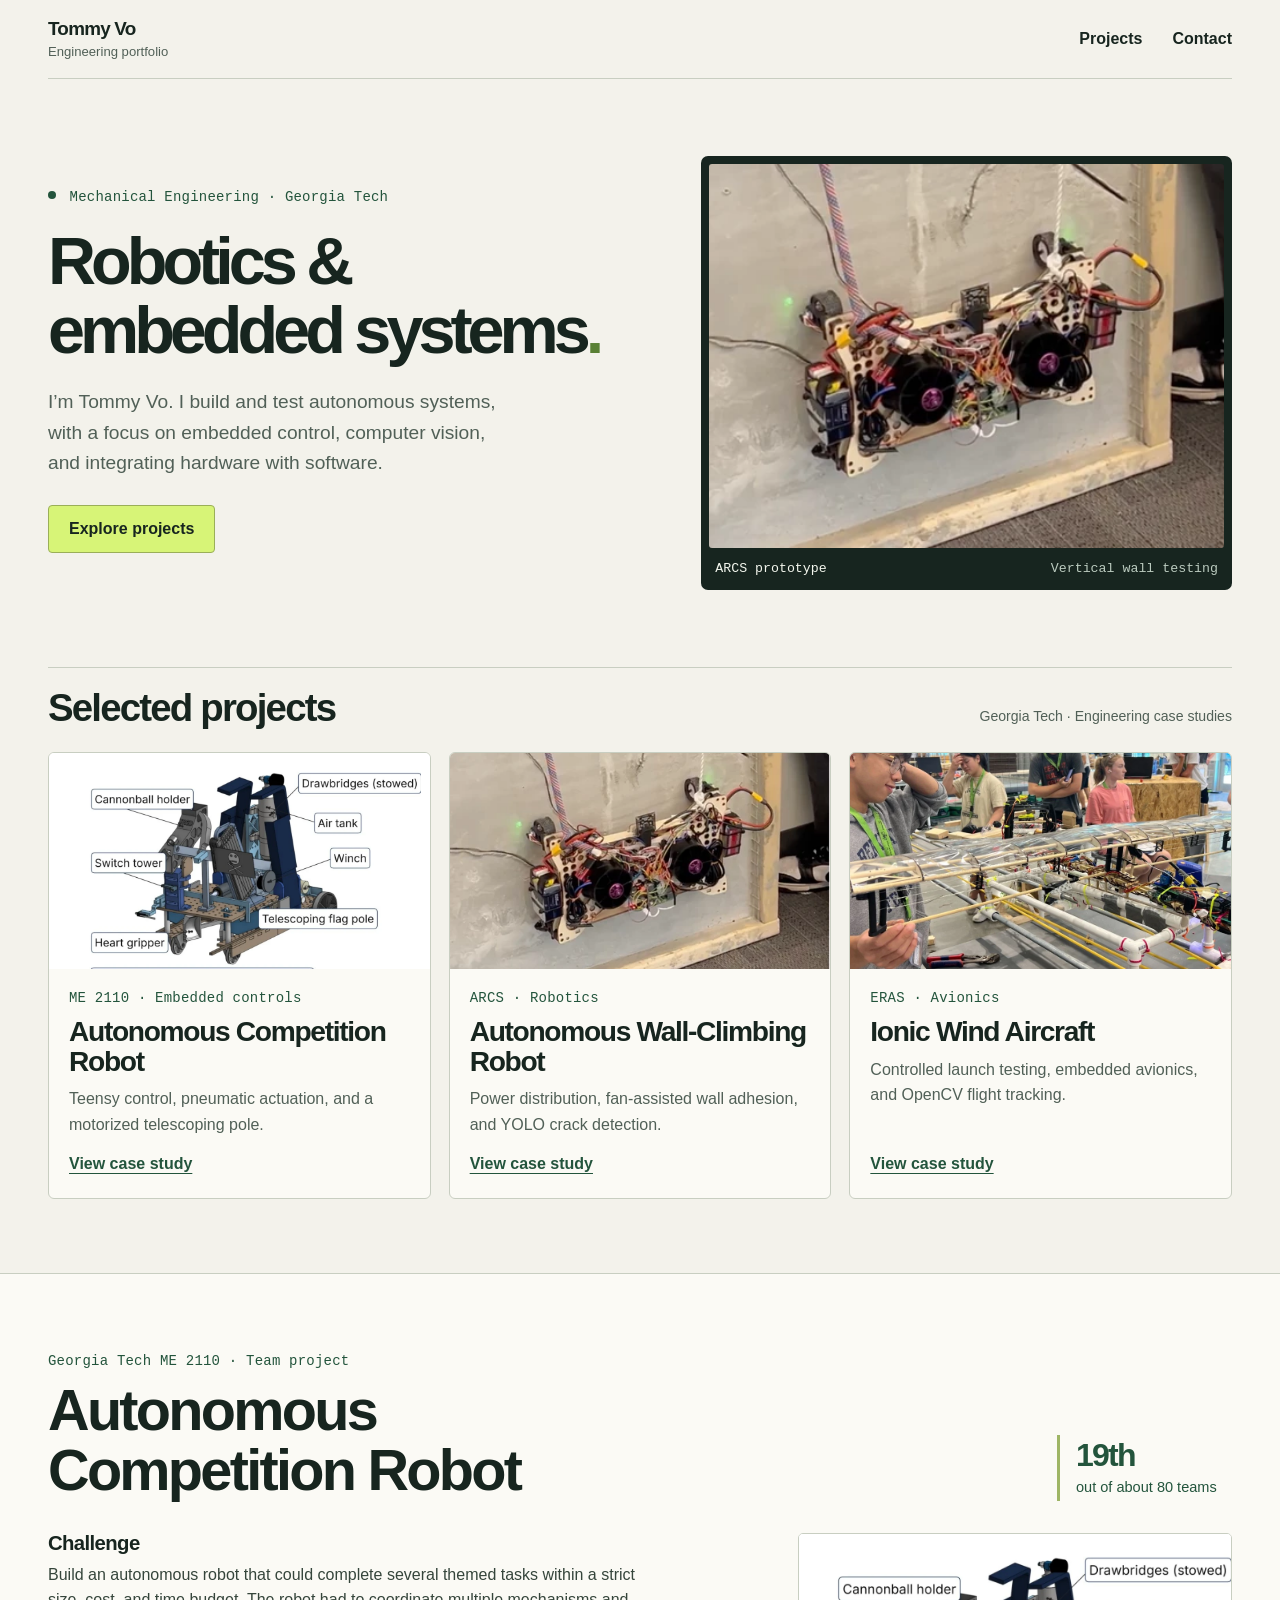
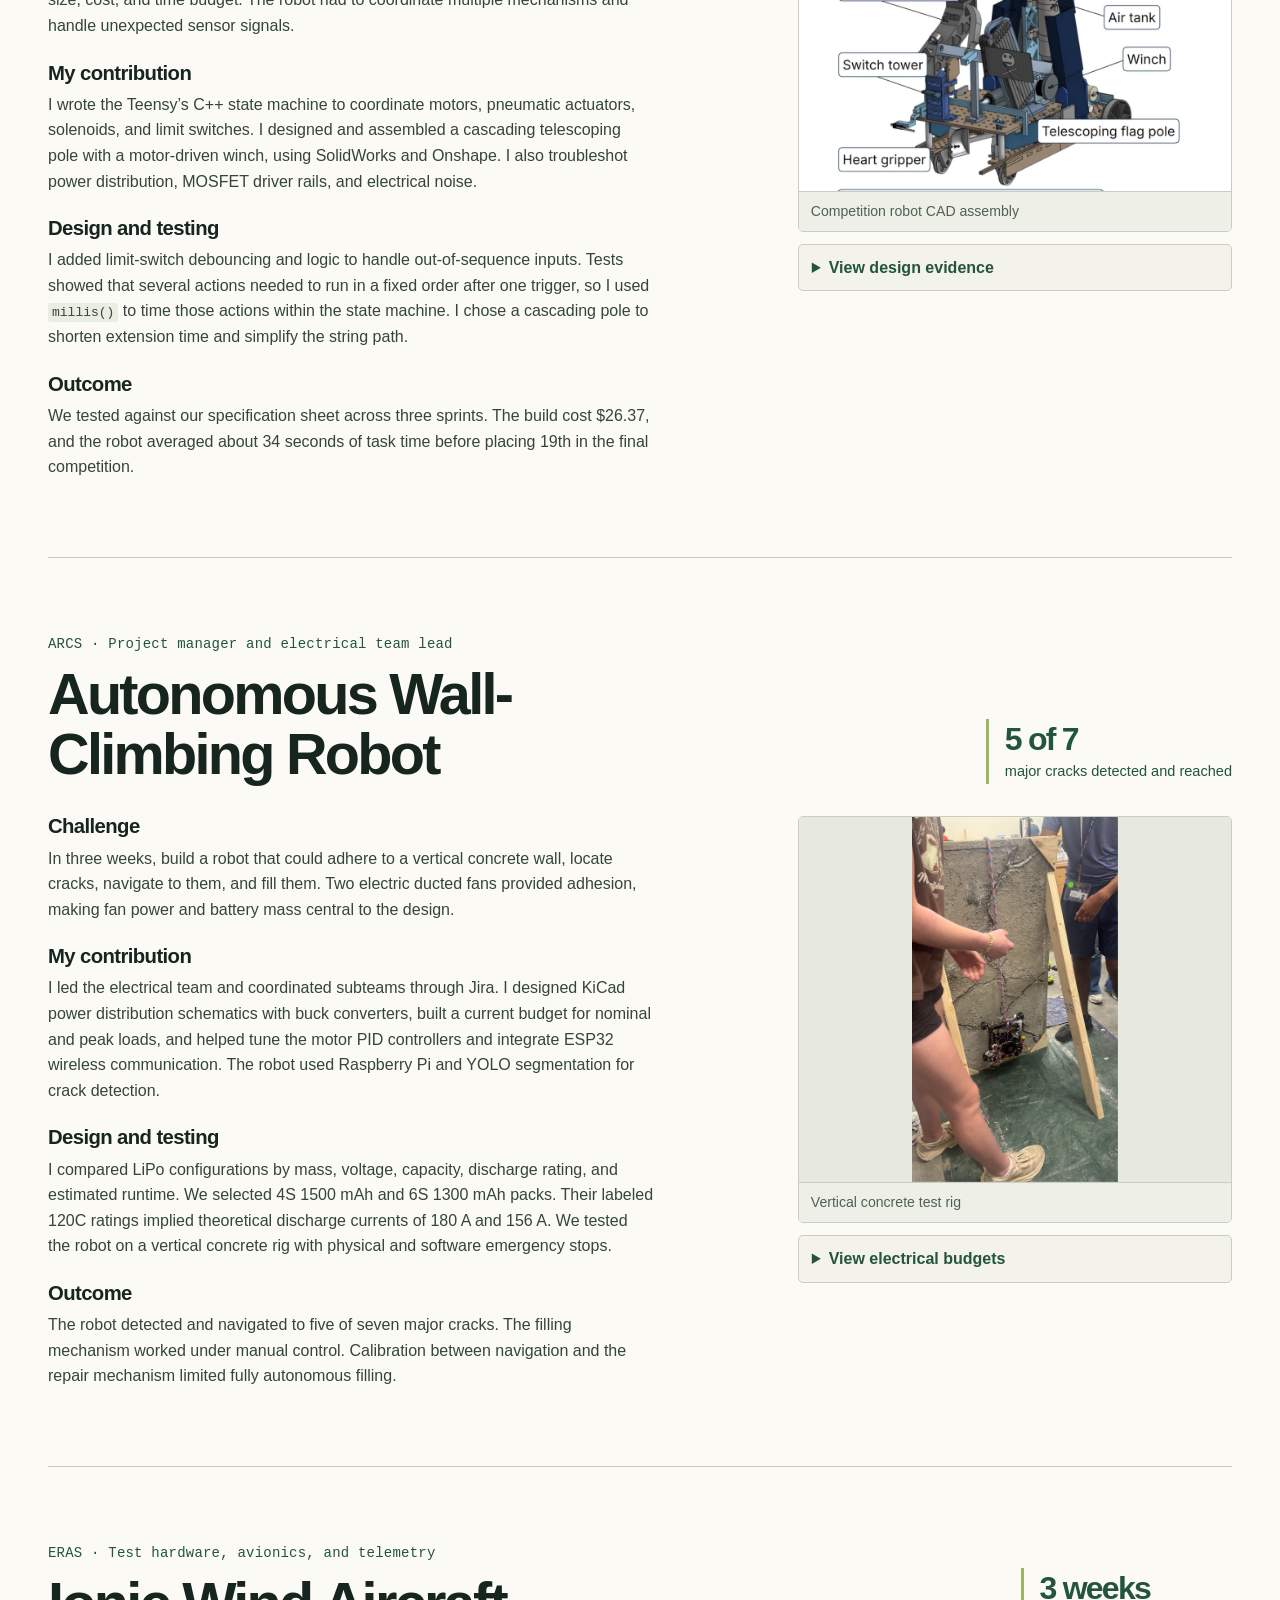
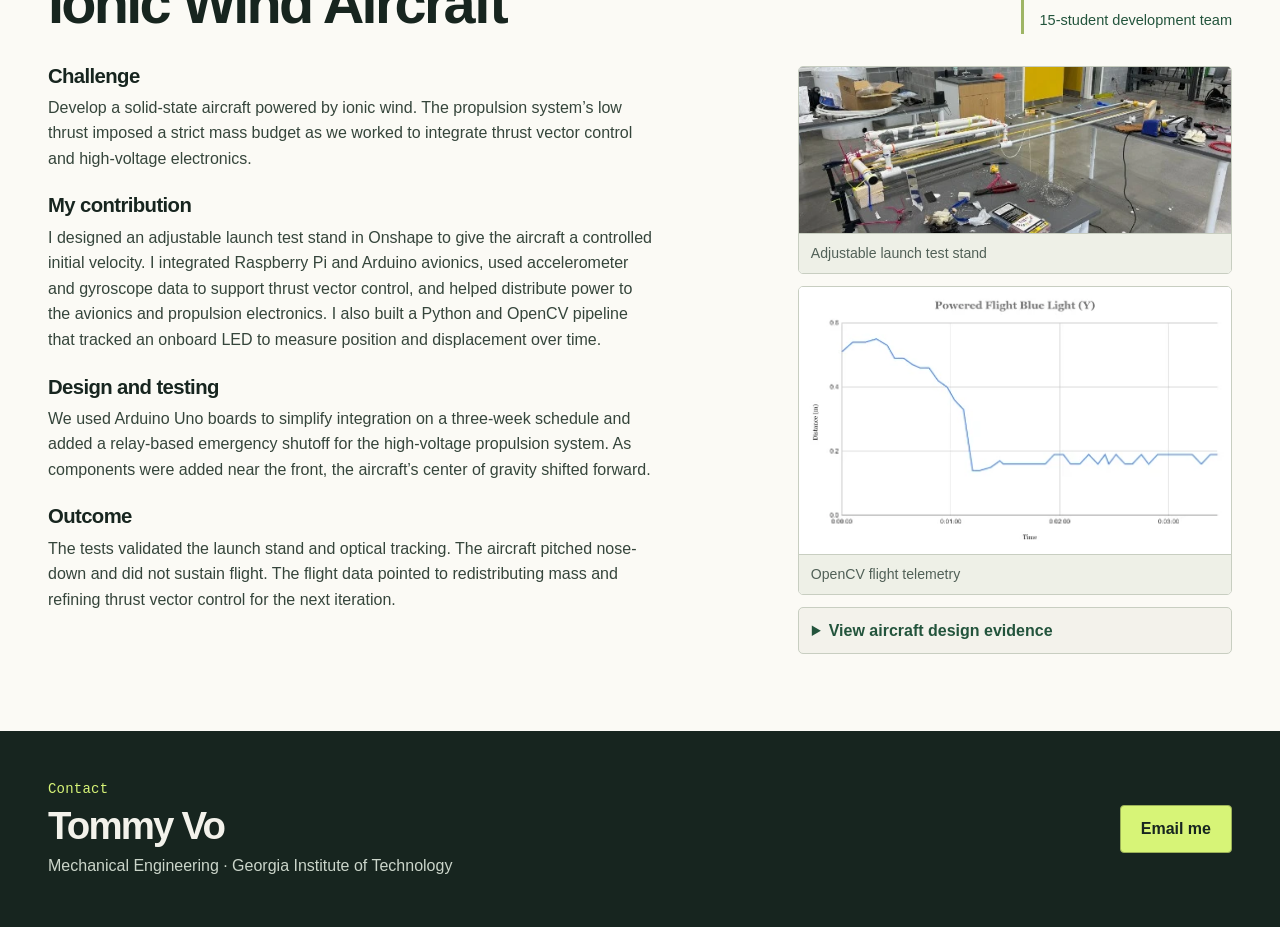
<file: index.html>
<!doctype html>
<html lang="en">
<head>
<meta charset="utf-8">
<meta name="viewport" content="width=device-width, initial-scale=1">
<meta name="description" content="Tommy Vo's Georgia Tech engineering portfolio. Case studies in autonomous robotics, embedded systems, and experimental aircraft.">
<meta name="theme-color" content="#f3f2eb">
<title>Tommy Vo | Engineering Portfolio</title>
<link rel="icon" href="assets/icon.svg" type="image/svg+xml">
<link rel="stylesheet" href="style.css">
</head>
<body>
<a class="skip" href="#content">Skip to content</a>
<header class="header wrap">
  <a class="brand" href="#top">Tommy Vo<span>Engineering portfolio</span></a>
  <nav aria-label="Main navigation"><a href="#projects">Projects</a><a href="#contact">Contact</a></nav>
</header>
<main id="content">
  <section class="hero wrap" id="top" aria-labelledby="hero-title">
    <div class="hero-copy">
      <p class="eyebrow"><span class="dot"></span> Mechanical Engineering · Georgia Tech</p>
      <h1 id="hero-title">Robotics &amp;<br>embedded systems<span>.</span></h1>
      <p class="intro">I’m Tommy Vo. I build and test autonomous systems, with a focus on embedded control, computer vision, and integrating hardware with software.</p>
      <a class="button" href="#projects">Explore projects</a>
    </div>
    <figure class="hero-figure">
      <img src="assets/arcs.webp" alt="ARCS robot with two ducted fans on a concrete wall test rig" width="484" height="332" fetchpriority="high">
      <figcaption><span>ARCS prototype</span><span>Vertical wall testing</span></figcaption>
    </figure>
  </section>

  <section class="project-section wrap" id="projects" aria-labelledby="projects-title">
    <div class="section-line"><h2 id="projects-title">Selected projects</h2><span>Georgia Tech · Engineering case studies</span></div>
    <div class="project-grid">
      <a class="project-card" href="#competition">
        <div class="thumbnail cad"><img src="assets/competition-card.webp" alt="" width="1058" height="630"></div>
        <div class="card-text"><p class="eyebrow">ME 2110 · Embedded controls</p><h3>Autonomous Competition Robot</h3><p>Teensy control, pneumatic actuation, and a motorized telescoping pole.</p><span class="card-action">View case study</span></div>
      </a>
      <a class="project-card" href="#arcs">
        <div class="thumbnail"><img src="assets/arcs.webp" alt="" width="484" height="332"></div>
        <div class="card-text"><p class="eyebrow">ARCS · Robotics</p><h3>Autonomous Wall-Climbing Robot</h3><p>Power distribution, fan-assisted wall adhesion, and YOLO crack detection.</p><span class="card-action">View case study</span></div>
      </a>
      <a class="project-card" href="#eras">
        <div class="thumbnail"><img src="assets/eras.webp" alt="" width="1206" height="540"></div>
        <div class="card-text"><p class="eyebrow">ERAS · Avionics</p><h3>Ionic Wind Aircraft</h3><p>Controlled launch testing, embedded avionics, and OpenCV flight tracking.</p><span class="card-action">View case study</span></div>
      </a>
    </div>
  </section>

  <div class="case-studies">
    <article class="case wrap" id="competition" aria-labelledby="competition-title">
      <div class="case-heading"><div><p class="eyebrow">Georgia Tech ME 2110 · Team project</p><h2 id="competition-title">Autonomous Competition Robot</h2></div><div class="result"><strong>19th</strong><span>out of about 80 teams</span></div></div>
      <div class="case-layout">
        <div class="case-copy">
          <h3>Challenge</h3><p>Build an autonomous robot that could complete several themed tasks within a strict size, cost, and time budget. The robot had to coordinate multiple mechanisms and handle unexpected sensor signals.</p>
          <h3>My contribution</h3><p>I wrote the Teensy’s C++ state machine to coordinate motors, pneumatic actuators, solenoids, and limit switches. I designed and assembled a cascading telescoping pole with a motor-driven winch, using SolidWorks and Onshape. I also troubleshot power distribution, MOSFET driver rails, and electrical noise.</p>
          <h3>Design and testing</h3><p>I added limit-switch debouncing and logic to handle out-of-sequence inputs. Tests showed that several actions needed to run in a fixed order after one trigger, so I used <code>millis()</code> to time those actions within the state machine. I chose a cascading pole to shorten extension time and simplify the string path.</p>
          <h3>Outcome</h3><p>We tested against our specification sheet across three sprints. The build cost $26.37, and the robot averaged about 34 seconds of task time before placing 19th in the final competition.</p>
        </div>
        <aside class="evidence" aria-label="Competition robot visuals">
          <figure><img src="assets/competition-card.webp" alt="Annotated CAD assembly showing the robot’s air tank, drawbridges, winch, and telescoping pole" width="1058" height="630" loading="lazy"><figcaption>Competition robot CAD assembly</figcaption></figure>
          <details><summary>View design evidence</summary><div class="evidence-links"><a href="assets/quality-matrix.webp">House of Quality matrix</a><a href="competition-evidence.html">Specifications and concept selection</a></div></details>
        </aside>
      </div>
    </article>

    <article class="case wrap" id="arcs" aria-labelledby="arcs-title">
      <div class="case-heading"><div><p class="eyebrow">ARCS · Project manager and electrical team lead</p><h2 id="arcs-title">Autonomous Wall-Climbing Robot</h2></div><div class="result"><strong>5 of 7</strong><span>major cracks detected and reached</span></div></div>
      <div class="case-layout">
        <div class="case-copy">
          <h3>Challenge</h3><p>In three weeks, build a robot that could adhere to a vertical concrete wall, locate cracks, navigate to them, and fill them. Two electric ducted fans provided adhesion, making fan power and battery mass central to the design.</p>
          <h3>My contribution</h3><p>I led the electrical team and coordinated subteams through Jira. I designed KiCad power distribution schematics with buck converters, built a current budget for nominal and peak loads, and helped tune the motor PID controllers and integrate ESP32 wireless communication. The robot used Raspberry Pi and YOLO segmentation for crack detection.</p>
          <h3>Design and testing</h3><p>I compared LiPo configurations by mass, voltage, capacity, discharge rating, and estimated runtime. We selected 4S 1500 mAh and 6S 1300 mAh packs. Their labeled 120C ratings implied theoretical discharge currents of 180 A and 156 A. We tested the robot on a vertical concrete rig with physical and software emergency stops.</p>
          <h3>Outcome</h3><p>The robot detected and navigated to five of seven major cracks. The filling mechanism worked under manual control. Calibration between navigation and the repair mechanism limited fully autonomous filling.</p>
        </div>
        <aside class="evidence" aria-label="Wall-climbing robot visuals">
          <figure><a href="assets/arcs-test.webp"><img class="portrait" src="assets/arcs-test.webp" alt="Team members supervising the robot on a freestanding vertical concrete test rig" width="472" height="839" loading="lazy"></a><figcaption>Vertical concrete test rig</figcaption></figure>
          <details><summary>View electrical budgets</summary><div class="evidence-links"><a href="assets/arcs-mass.webp">Mass budget sample</a><a href="assets/arcs-current.webp">Current allocation table</a></div></details>
        </aside>
      </div>
    </article>

    <article class="case wrap" id="eras" aria-labelledby="eras-title">
      <div class="case-heading"><div><p class="eyebrow">ERAS · Test hardware, avionics, and telemetry</p><h2 id="eras-title">Ionic Wind Aircraft</h2></div><div class="result"><strong>3 weeks</strong><span>15-student development team</span></div></div>
      <div class="case-layout">
        <div class="case-copy">
          <h3>Challenge</h3><p>Develop a solid-state aircraft powered by ionic wind. The propulsion system’s low thrust imposed a strict mass budget as we worked to integrate thrust vector control and high-voltage electronics.</p>
          <h3>My contribution</h3><p>I designed an adjustable launch test stand in Onshape to give the aircraft a controlled initial velocity. I integrated Raspberry Pi and Arduino avionics, used accelerometer and gyroscope data to support thrust vector control, and helped distribute power to the avionics and propulsion electronics. I also built a Python and OpenCV pipeline that tracked an onboard LED to measure position and displacement over time.</p>
          <h3>Design and testing</h3><p>We used Arduino Uno boards to simplify integration on a three-week schedule and added a relay-based emergency shutoff for the high-voltage propulsion system. As components were added near the front, the aircraft’s center of gravity shifted forward.</p>
          <h3>Outcome</h3><p>The tests validated the launch stand and optical tracking. The aircraft pitched nose-down and did not sustain flight. The flight data pointed to redistributing mass and refining thrust vector control for the next iteration.</p>
        </div>
        <aside class="evidence" aria-label="Ionic wind aircraft visuals">
          <figure><a href="assets/eras-launch.webp"><img src="assets/eras-launch.webp" alt="Elastic-powered launch stand used to give the aircraft a controlled initial speed" width="524" height="202" loading="lazy"></a><figcaption>Adjustable launch test stand</figcaption></figure>
          <figure><a href="assets/eras-telemetry.webp"><img src="assets/eras-telemetry.webp" alt="Plot of the onboard LED’s vertical position over time during a powered trial" width="438" height="271" loading="lazy"></a><figcaption>OpenCV flight telemetry</figcaption></figure>
          <details><summary>View aircraft design evidence</summary><div class="evidence-links"><a href="assets/eras-mass.webp">Aircraft mass budget</a><a href="assets/eras-airfoil.webp">Airfoil comparison</a><a href="assets/eras-tvc.webp">Thrust vector control assembly</a><a href="assets/eras-thrust.webp">Ionic wind test apparatus</a></div></details>
        </aside>
      </div>
    </article>
  </div>
</main>
<footer id="contact">
  <div class="wrap footer-inner"><div><p class="eyebrow">Contact</p><h2>Tommy Vo</h2><p>Mechanical Engineering · Georgia Institute of Technology</p></div><a class="button" href="mailto:1tommyvo@gmail.com">Email me</a></div>
</footer>
</body>
</html>
</file>
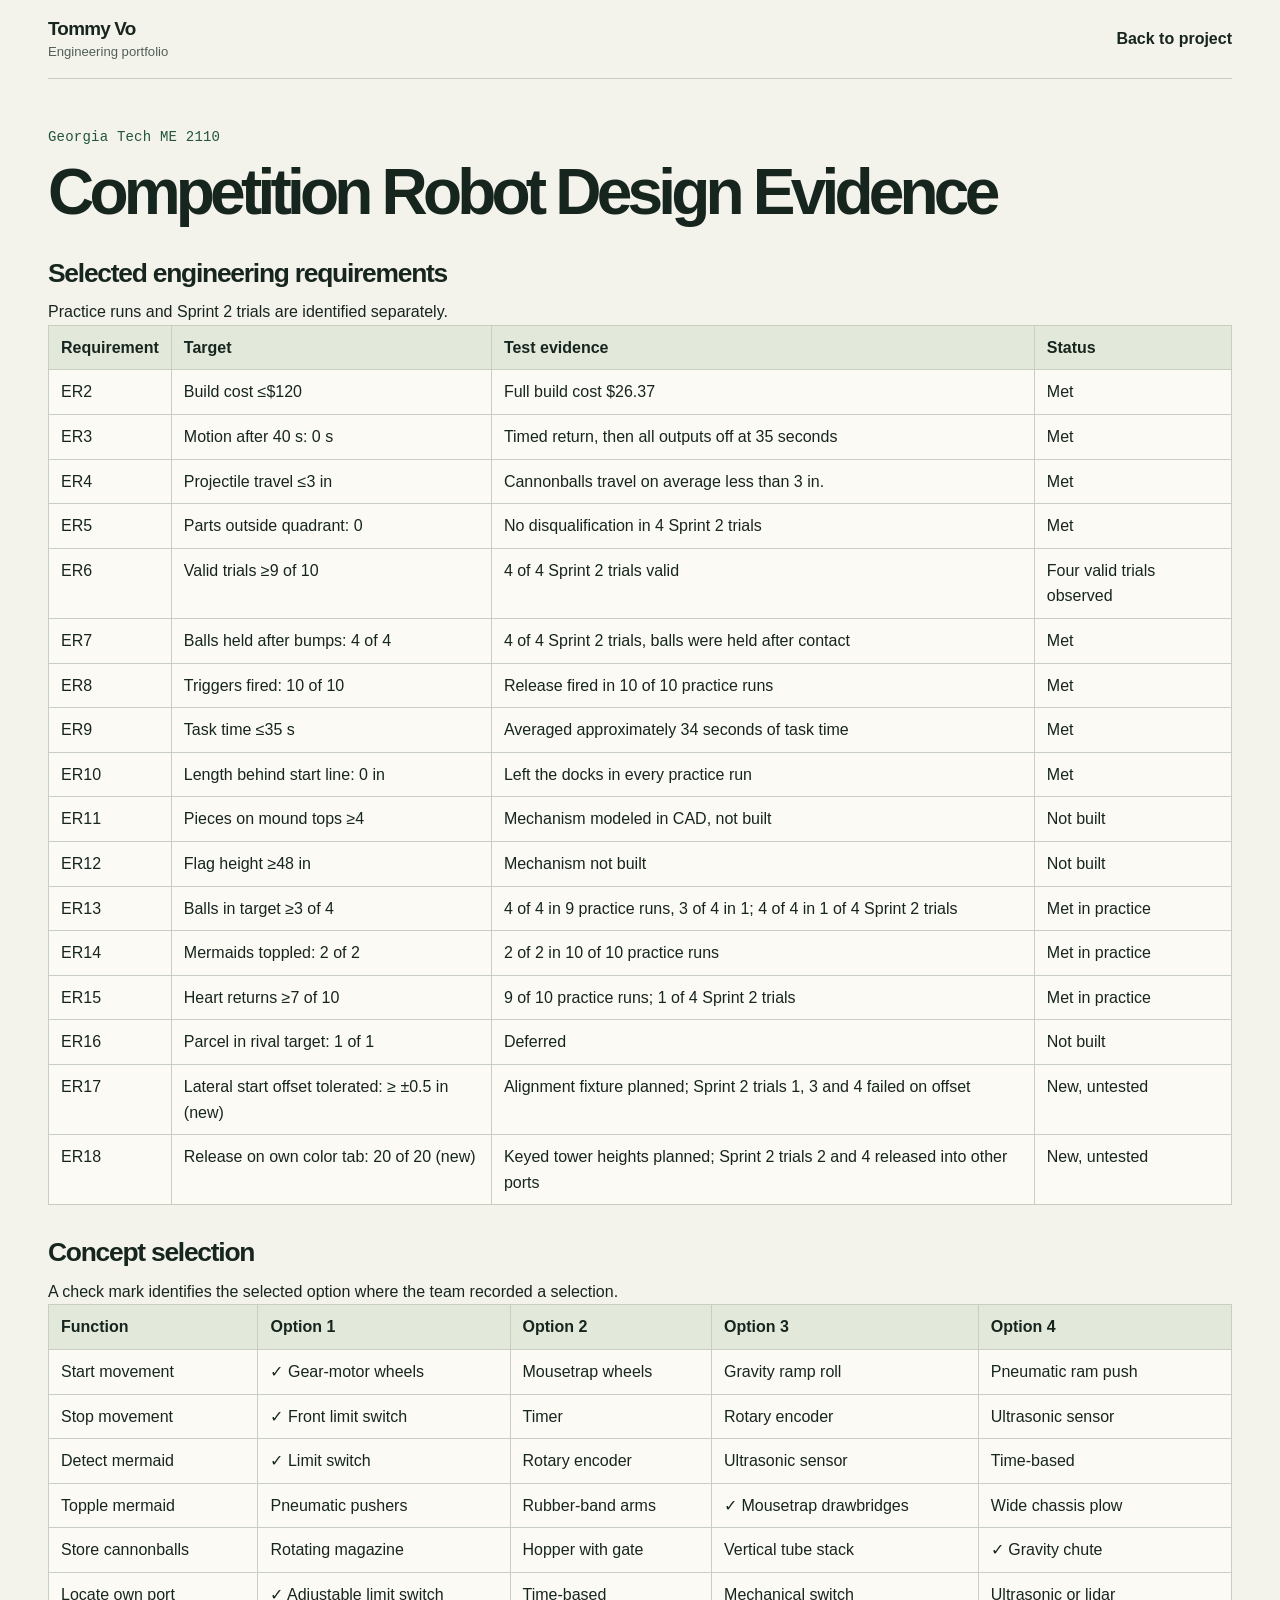
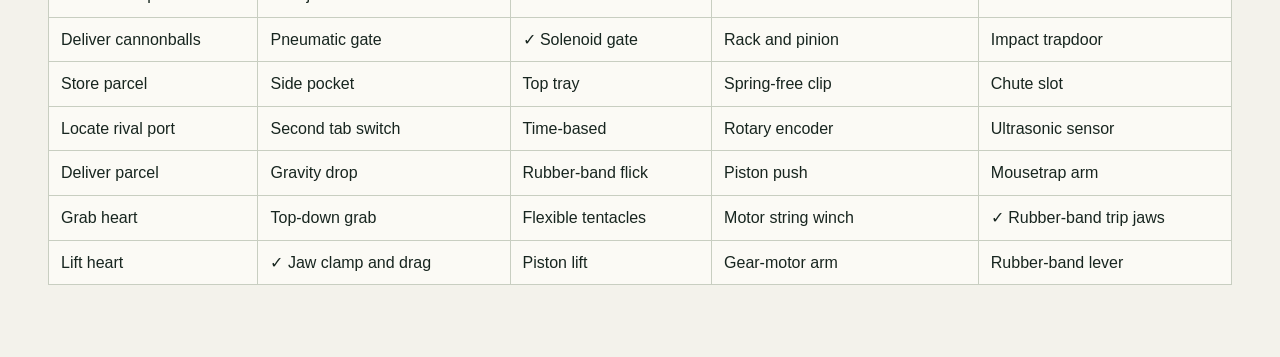
<file: competition-evidence.html>
<!doctype html>
<html lang="en">
<head><meta charset="utf-8"><meta name="viewport" content="width=device-width, initial-scale=1"><title>Competition Robot Design Evidence | Tommy Vo</title><link rel="stylesheet" href="style.css"></head>
<body><header class="header wrap"><a class="brand" href="index.html">Tommy Vo<span>Engineering portfolio</span></a><nav aria-label="Main navigation"><a href="index.html#competition">Back to project</a></nav></header><main class="wrap appendix"><p class="eyebrow">Georgia Tech ME 2110</p><h1>Competition Robot Design Evidence</h1><h2>Selected engineering requirements</h2><p>Practice runs and Sprint 2 trials are identified separately.</p><div class="table-scroll" tabindex="0" role="region" aria-label="Engineering requirements"><table><thead><tr><th scope="col">Requirement</th><th scope="col">Target</th><th scope="col">Test evidence</th><th scope="col">Status</th></tr></thead><tbody><tr><td>ER2</td><td>Build cost ≤$120</td><td>Full build cost $26.37</td><td>Met</td></tr><tr><td>ER3</td><td>Motion after 40 s: 0 s</td><td>Timed return, then all outputs off at 35 seconds</td><td>Met</td></tr><tr><td>ER4</td><td>Projectile travel ≤3 in</td><td>Cannonballs travel on average less than 3 in.</td><td>Met</td></tr><tr><td>ER5</td><td>Parts outside quadrant: 0</td><td>No disqualification in 4 Sprint 2 trials</td><td>Met</td></tr><tr><td>ER6</td><td>Valid trials ≥9 of 10</td><td>4 of 4 Sprint 2 trials valid</td><td>Four valid trials observed</td></tr><tr><td>ER7</td><td>Balls held after bumps: 4 of 4</td><td>4 of 4 Sprint 2 trials, balls were held after contact</td><td>Met</td></tr><tr><td>ER8</td><td>Triggers fired: 10 of 10</td><td>Release fired in 10 of 10 practice runs</td><td>Met</td></tr><tr><td>ER9</td><td>Task time ≤35 s</td><td>Averaged approximately 34 seconds of task time</td><td>Met</td></tr><tr><td>ER10</td><td>Length behind start line: 0 in</td><td>Left the docks in every practice run</td><td>Met</td></tr><tr><td>ER11</td><td>Pieces on mound tops ≥4</td><td>Mechanism modeled in CAD, not built</td><td>Not built</td></tr><tr><td>ER12</td><td>Flag height ≥48 in</td><td>Mechanism not built</td><td>Not built</td></tr><tr><td>ER13</td><td>Balls in target ≥3 of 4</td><td>4 of 4 in 9 practice runs, 3 of 4 in 1; 4 of 4 in 1 of 4 Sprint 2 trials</td><td>Met in practice</td></tr><tr><td>ER14</td><td>Mermaids toppled: 2 of 2</td><td>2 of 2 in 10 of 10 practice runs</td><td>Met in practice</td></tr><tr><td>ER15</td><td>Heart returns ≥7 of 10</td><td>9 of 10 practice runs; 1 of 4 Sprint 2 trials</td><td>Met in practice</td></tr><tr><td>ER16</td><td>Parcel in rival target: 1 of 1</td><td>Deferred</td><td>Not built</td></tr><tr><td>ER17</td><td>Lateral start offset tolerated: ≥ ±0.5 in (new)</td><td>Alignment fixture planned; Sprint 2 trials 1, 3 and 4 failed on offset</td><td>New, untested</td></tr><tr><td>ER18</td><td>Release on own color tab: 20 of 20 (new)</td><td>Keyed tower heights planned; Sprint 2 trials 2 and 4 released into other ports</td><td>New, untested</td></tr></tbody></table></div><h2>Concept selection</h2><p>A check mark identifies the selected option where the team recorded a selection.</p><div class="table-scroll" tabindex="0" role="region" aria-label="Concept selection table"><table><thead><tr><th scope="col">Function</th><th scope="col">Option 1</th><th scope="col">Option 2</th><th scope="col">Option 3</th><th scope="col">Option 4</th></tr></thead><tbody><tr><td>Start movement</td><td>✓ Gear-motor wheels</td><td>Mousetrap wheels</td><td>Gravity ramp roll</td><td>Pneumatic ram push</td></tr><tr><td>Stop movement</td><td>✓ Front limit switch</td><td>Timer</td><td>Rotary encoder</td><td>Ultrasonic sensor</td></tr><tr><td>Detect mermaid</td><td>✓ Limit switch</td><td>Rotary encoder</td><td>Ultrasonic sensor</td><td>Time-based</td></tr><tr><td>Topple mermaid</td><td>Pneumatic pushers</td><td>Rubber-band arms</td><td>✓ Mousetrap drawbridges</td><td>Wide chassis plow</td></tr><tr><td>Store cannonballs</td><td>Rotating magazine</td><td>Hopper with gate</td><td>Vertical tube stack</td><td>✓ Gravity chute</td></tr><tr><td>Locate own port</td><td>✓ Adjustable limit switch</td><td>Time-based</td><td>Mechanical switch</td><td>Ultrasonic or lidar</td></tr><tr><td>Deliver cannonballs</td><td>Pneumatic gate</td><td>✓ Solenoid gate</td><td>Rack and pinion</td><td>Impact trapdoor</td></tr><tr><td>Store parcel</td><td>Side pocket</td><td>Top tray</td><td>Spring-free clip</td><td>Chute slot</td></tr><tr><td>Locate rival port</td><td>Second tab switch</td><td>Time-based</td><td>Rotary encoder</td><td>Ultrasonic sensor</td></tr><tr><td>Deliver parcel</td><td>Gravity drop</td><td>Rubber-band flick</td><td>Piston push</td><td>Mousetrap arm</td></tr><tr><td>Grab heart</td><td>Top-down grab</td><td>Flexible tentacles</td><td>Motor string winch</td><td>✓ Rubber-band trip jaws</td></tr><tr><td>Lift heart</td><td>✓ Jaw clamp and drag</td><td>Piston lift</td><td>Gear-motor arm</td><td>Rubber-band lever</td></tr></tbody></table></div></main></body></html>
</file>
<file: style.css>
:root{color-scheme:light;--paper:#f3f2eb;--surface:#fbfaf5;--ink:#17251f;--muted:#516057;--line:#c8cec1;--green:#23543c;--lime:#d7f477;--display:"Arial",sans-serif;--mono:"SFMono-Regular",Consolas,"Liberation Mono",monospace}
*,*::before,*::after{box-sizing:border-box}
html{scroll-behavior:smooth;scroll-padding-top:25px}
body{margin:0;background:var(--paper);color:var(--ink);font-family:Arial,sans-serif;line-height:1.6}
img{display:block;width:100%;height:auto}
a{color:inherit;text-underline-offset:.22em}
a:focus-visible,summary:focus-visible{outline:3px solid #517624;outline-offset:4px}
h1,h2,h3,p,figure{margin:0}
h1,h2,h3{font-family:var(--display);line-height:1.04;letter-spacing:-.047em}
.wrap{width:min(1200px,calc(100% - 96px));margin-inline:auto}
.skip{position:absolute;top:10px;left:10px;background:white;padding:8px 12px;transform:translateY(-150%);z-index:1}
.skip:focus{transform:translateY(0)}
.header{display:flex;justify-content:space-between;align-items:center;gap:16px;border-bottom:1px solid var(--line);min-height:79px}
.brand{font-size:1.18rem;font-weight:800;letter-spacing:-.04em;text-decoration:none;line-height:1.2}
.brand span{display:block;color:var(--muted);font-size:.82rem;letter-spacing:0;font-weight:400;margin-top:4px}
nav{display:flex;gap:30px}
nav a{font-weight:700;text-decoration:none}
nav a:hover,.evidence-links a:hover{text-decoration:underline}
.hero{display:grid;grid-template-columns:1.12fr 1fr;gap:clamp(24px,4.6vw,76px);align-items:center;padding-block:clamp(52px,6vw,97px)}
.hero-copy{padding-bottom:6px}
.eyebrow{font-family:var(--mono);color:var(--green);font-size:.875rem;line-height:1.45;letter-spacing:.015em}
.dot{display:inline-block;background:var(--green);width:8px;height:8px;border-radius:50%;margin-right:5px;vertical-align:2px}
h1{font-size:clamp(2.8rem,5.2vw,5.25rem);letter-spacing:-.075em;margin-block:19px 22px}
h1 span{color:#598034}
.intro{font-size:clamp(1.04rem,1.5vw,1.23rem);color:var(--muted);max-width:43ch;margin-bottom:26px}
.button{background:var(--lime);color:var(--ink);display:inline-flex;align-items:center;justify-content:center;min-height:47px;text-decoration:none;font-weight:800;padding:10px 20px;border:1px solid #9aaf58;border-radius:4px}
.button:hover{background:#c2e572}
.hero-figure{background:var(--ink);padding:8px;border-radius:7px;overflow:hidden;color:#f3f6ed}
.hero-figure img{aspect-ratio:1.34;object-fit:cover;border-radius:3px}
.hero-figure figcaption{display:flex;flex-wrap:wrap;gap:5px 14px;justify-content:space-between;padding:10px 6px 3px;font-family:var(--mono);font-size:.83rem}
.hero-figure figcaption span+span{color:#bbcbbf}
.project-section{padding-bottom:74px}
.section-line{display:flex;align-items:end;flex-wrap:wrap;justify-content:space-between;gap:10px;border-top:1px solid var(--line);padding-block:20px 24px}
.section-line h2{font-size:clamp(1.9rem,3vw,2.75rem)}
.section-line span{font-size:.88rem;color:var(--muted)}
.project-grid{display:grid;grid-template-columns:repeat(3,minmax(0,1fr));gap:18px}
.project-card{border:1px solid var(--line);background:var(--surface);border-radius:6px;overflow:hidden;display:flex;flex-direction:column;text-decoration:none;transition:border-color .16s,transform .16s}
.project-card:hover{transform:translateY(-3px);border-color:#6d8e60}
.thumbnail{aspect-ratio:1.76;background:#deded4;overflow:hidden}
.thumbnail img{width:100%;height:100%;object-fit:cover}
.thumbnail.cad{background:white}
.thumbnail.cad img{object-fit:contain}
.card-text{display:flex;flex-direction:column;flex:1;padding:19px 20px 21px}
.card-text h3{font-size:clamp(1.45rem,2.2vw,2rem);margin-top:9px}
.card-text h3+p{color:var(--muted);margin:10px 0 14px}
.card-action{font-weight:700;color:var(--green);margin-top:auto;text-decoration:underline}
.case-studies{background:var(--surface);border-top:1px solid var(--line)}
.case{padding-block:clamp(51px,6vw,86px)}
.case+.case{border-top:1px solid var(--line)}
.case-heading{display:flex;justify-content:space-between;gap:25px;align-items:end;margin-bottom:32px}
.case-heading h2{font-size:clamp(2.05rem,4.5vw,4rem);margin-top:10px;max-width:19ch}
.result{display:grid;gap:4px;border-left:3px solid #9eb565;padding:3px 0 3px 16px;color:var(--green);min-width:175px}
.result strong{font-size:2rem;letter-spacing:-.055em;line-height:1.1}
.result span{font-size:.91rem;line-height:1.4}
.case-layout{display:grid;grid-template-columns:1.55fr 1fr;gap:clamp(25px,6vw,88px);align-items:start}
.case-copy h3{font-size:1.27rem;letter-spacing:-.03em;margin-bottom:8px}
.case-copy p{color:#35453b;max-width:68ch}
.case-copy p+h3{margin-top:24px}
code{background:#e9ede2;border-radius:3px;padding:2px 4px}
.evidence{min-width:0;display:grid;gap:12px}
.evidence figure{border:1px solid var(--line);border-radius:5px;overflow:hidden;background:white}
.evidence figure img{max-height:365px;object-fit:contain}
.evidence .portrait{background:#e7e9df}
.evidence figcaption{background:#eef0e7;border-top:1px solid var(--line);padding:8px 12px;color:var(--muted);font-size:.88rem}
details{border:1px solid var(--line);border-radius:5px;background:var(--paper)}
summary{cursor:pointer;padding:10px 13px;font-weight:700;color:var(--green)}
.evidence-links{display:grid;gap:8px;padding:0 13px 13px}
footer{background:var(--ink);color:var(--paper)}
.footer-inner{display:flex;flex-wrap:wrap;justify-content:space-between;align-items:center;gap:22px;padding-block:48px}
.footer-inner .eyebrow{color:var(--lime)}
.footer-inner h2{font-size:2.4rem;margin:7px 0}
.footer-inner p:last-child{color:#cbd5ca}
.appendix{padding-block:48px 72px}
.appendix h1{font-size:clamp(2.5rem,5vw,4rem);margin:12px 0 15px}
.appendix h2{font-size:1.65rem;margin:34px 0 12px}
.table-scroll{overflow:auto}
table{border-collapse:collapse;width:100%;min-width:640px;background:var(--surface)}
th,td{border:1px solid var(--line);padding:9px 12px;text-align:left;vertical-align:top}
thead th{background:#e3e9da}
@media(max-width:900px){.wrap{width:calc(100% - 60px)}.hero{gap:25px}.card-text{padding:15px}.case-layout{gap:28px}}
@media(max-width:700px){.wrap{width:calc(100% - 36px)}.header{min-height:68px}nav{gap:16px}.hero,.case-layout{grid-template-columns:1fr}.hero{padding-block:38px 42px}.hero-figure img{aspect-ratio:1.55}.project-grid{grid-template-columns:1fr;gap:15px}.thumbnail{aspect-ratio:1.95}.project-section{padding-bottom:43px}.case-heading{align-items:start;flex-direction:column;gap:15px}.section-line span{display:none}}
@media(prefers-reduced-motion:reduce){*,*::before,*::after{scroll-behavior:auto!important;transition:none!important}}
</file>
